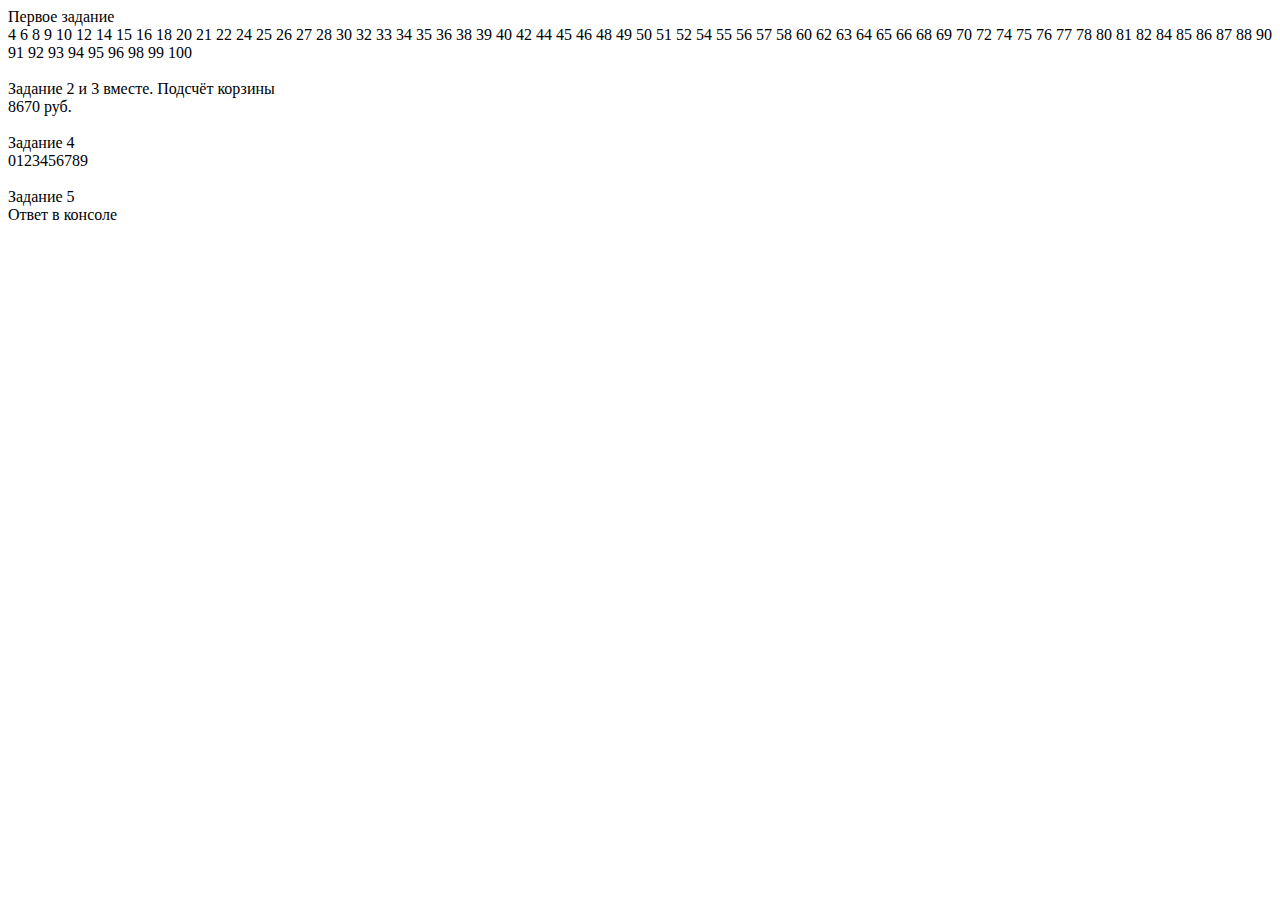
<file: lesson3/index.html>
<!DOCTYPE html>
<html lang="en">

<head>
    <meta charset="UTF-8">
    <meta name="viewport" content="width=device-width, initial-scale=1.0">
    <title>Урок №3</title>
</head>

<body>
    <!-- Задание 1 -->
    <script>
        document.write("Первое задание<br>");
        let i = 1;
        while (i <= 100) {
            let j = 2;
            while (j <= 100) {
                if (i % j == 0 && i != j) {
                    document.write(i + ' ');
                    break;
                }
                j++;
            }
            i++;
        }
    </script>

    <!-- Задание 2 и 3 вместе. Подсчёт корзины -->
    <script>
        document.write("<br><br>Задание 2 и 3 вместе. Подсчёт корзины<br>");
        let products = [[5, 255], [2, 318], [5, 481], [4, 958], [9, 58]]; // 1 значение - кол-во, 2 значения - цена в руб.

        countBasketPrice(products);

        function countBasketPrice(products) {
            var sum = 0;
            products.forEach(val => {
                sum += val[0] * val[1];
            });
            document.write(sum + ' руб.');
        }
    </script>

    <!-- Задание 4 -->
    <script>
        document.write("<br><br>Задание 4<br>");
        let numbers = 0;

        for (numbers; numbers <= 9; document.write(numbers++)) { }
    </script>

    <!-- Задание 5 -->
    <script>
        document.write("<br><br>Задание 5<br>Ответ в консоле");

        let string = 'x';
        for (let i = 1; i <= 20; i++) {
            console.log(string);
            string += 'x';
        }
    </script>

</body>

</html>
</file>
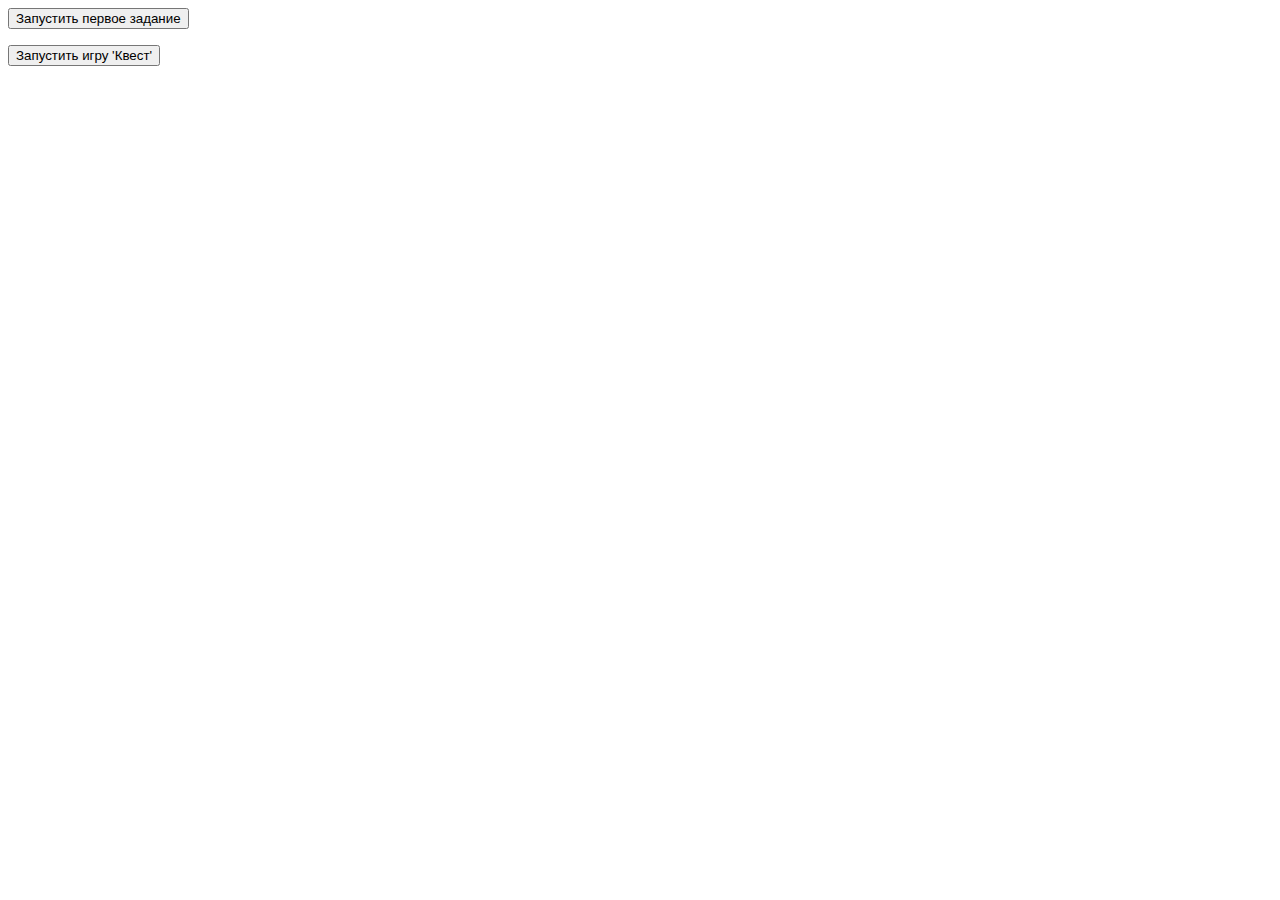
<file: lesson4/index.html>
<!-- 1. Написать функцию, преобразующую число в объект. Передавая на вход число от 0 до 999, мы должны получить на выходе
объект, в котором в соответствующих свойствах описаны единицы, десятки и сотни. Например, для числа 245 мы должны
получить следующий объект: {‘единицы’: 5, ‘десятки’: 4, ‘сотни’: 2}. Если число превышает 999, необходимо выдать
соответствующее сообщение с помощью console.log и вернуть пустой объект.
2. Для игры, реализованной на уроке, добавить возможность вывода хода номер n (номер задается пользователем)
3. *На базе игры, созданной на уроке, реализовать игру «Кто хочет стать миллионером?» -->

<!DOCTYPE html>
<html lang="en">

<head>
    <meta charset="UTF-8">
    <meta name="viewport" content="width=device-width, initial-scale=1.0">
    <title>Урок №4</title>
</head>

<body>
    <!-- задание №1 -->
    <input type="button" value="Запустить первое задание" onclick="task_1()">
    <p id="task_1"></p>

    <script>
        function task_1() {
            var number = Math.round(+prompt('Введите число от 0 до 999'));
            numberToString(number);
        }

        function numberToString(number) {
            if (number < 0 || number > 999 || isNaN(number)) return document.getElementById('task_1').innerHTML = ('<span style="color:darkred">Введите число от 0 до 999</span>');

            number = String(number);
            let string = {};

            if (number > 99)
                string = {
                    "Еденицы": number.substr(2, 1),
                    "Десятки": number.substr(1, 1),
                    "Сотни": number.substr(0, 1)
                }
            else if (number > 9)
                string = {
                    "Еденицы": number.substr(1, 1),
                    "Десятки": number.substr(0, 1),
                    "Сотни": 0
                }
            else
                string = {
                    "Еденицы": number.substr(0, 1),
                    "Десятки": 0,
                    "Сотни": 0
                }

            return document.getElementById('task_1').innerHTML = (`Вы ввели: ${number} | Еденицы: ${string.Еденицы} | Десятки: ${string.Десятки} | Сотни: ${string.Сотни}`);
        }
    </script>

    <!-- Задание №2 -->
    <!-- Отображение текущего хода реализовано в задание №3. Идентичная система, поэтому решил пропустить этот момент -->

    <!-- задание №3 -->
    <script src="./whoIsAMillioner.js"></script>
    <input type="button" value="Запустить игру 'Квест'" onclick="startGame()">
</body>

</html>
</file>
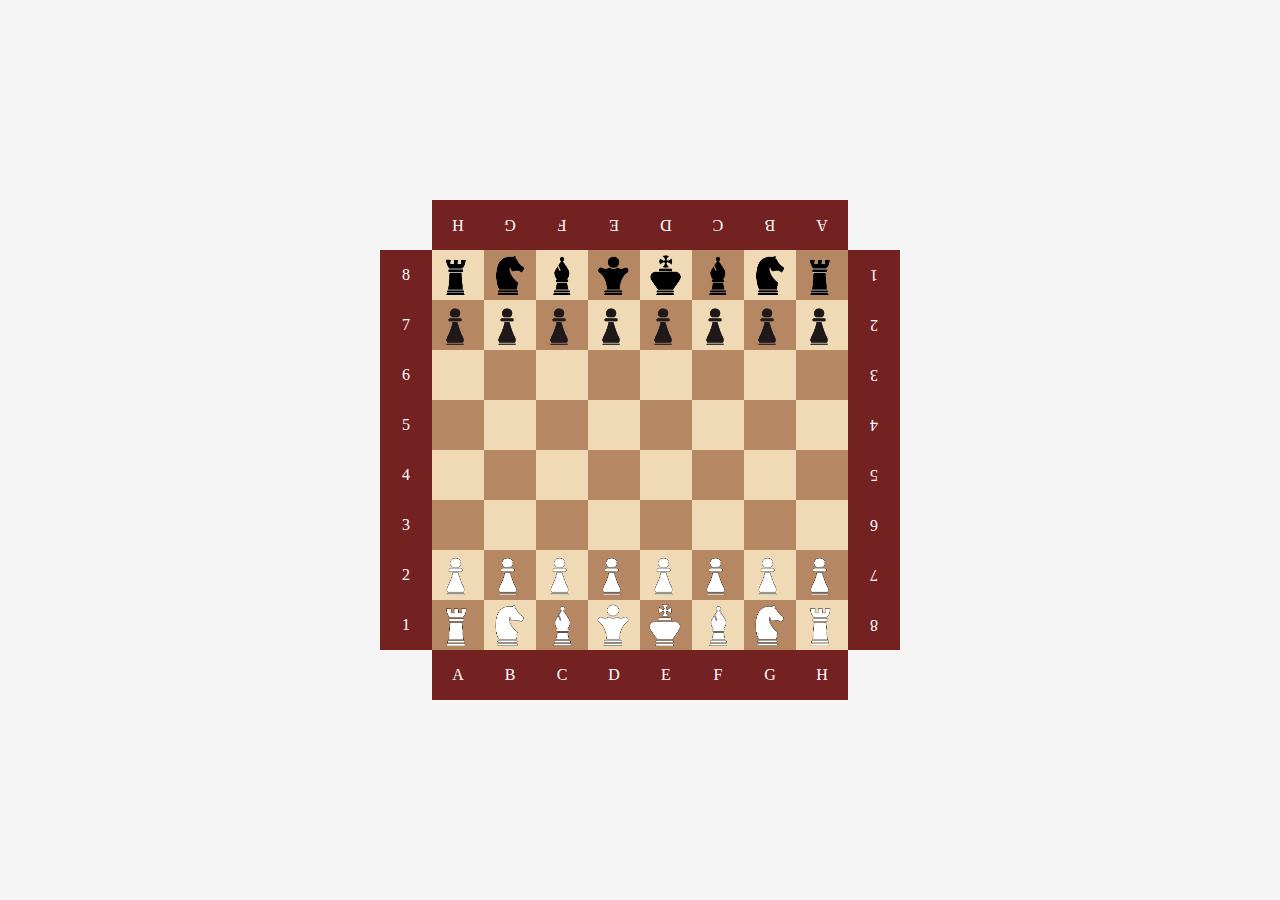
<file: lesson5/index.html>
<body>
</body>

<style>
    body {
        display: flex;
        align-items: center;
        justify-content: center;
        background-color: whitesmoke;
    }

    table {
        border-spacing: 0;
    }

    tr,
    td {
        width: 50px;
        height: 50px;
        text-align: center;
        color: white;
    }

    .black {
        background-color: #B58763;
    }

    .white {
        background-color: #F0DAB5;
    }

    .number,
    .symbol {
        background-color: #732121;
        align-items: center;
    }
</style>

<script>
    var number = [8, 7, 6, 5, 4, 3, 2, 1];
    var numberReverse = [1, 2, 3, 4, 5, 6, 7, 8];
    var symbol = ['A', 'B', 'C', 'D', 'E', 'F', 'G', 'H'];
    var symbolReverse = ['H', 'G', 'F', 'E', 'D', 'C', 'B', 'A'];
    var figures = ['ладья', 'конь', 'ферзь', 'король', 'королева', 'ферзь', 'конь', 'ладья', 'пешка', 'пешка', 'пешка', 'пешка', 'пешка', 'пешка', 'пешка', 'пешка'];

    var table = document.createElement("table");
    for (var i = 1; i < 11; i++) {
        var tr = document.createElement('tr');
        for (var j = 1; j < 11; j++) {
            var td = document.createElement('td');

            if ((i != 1 && i != 10) || (j != 1 && j != 10)) { // убираю боковые квадраты
                if (j != 1 && j != 10 && i != 1 && i != 10) {
                    if (i == 2) { td.style.backgroundImage = "url('images/black/" + figures[j - 2] + ".png')"; td.style.backgroundSize = '50px'; }
                    if (i == 3) { td.style.backgroundImage = "url('images/black/" + figures[j + 6] + ".png')"; td.style.backgroundSize = '50px'; }

                    if (i == 9) { td.style.backgroundImage = "url('images/white/" + figures[j - 2] + ".png')"; td.style.backgroundSize = '50px'; }
                    if (i == 8) { td.style.backgroundImage = "url('images/white/" + figures[j + 6] + ".png')"; td.style.backgroundSize = '50px'; }

                    if (i % 2 == j % 2) {
                        td.className = "white";
                    } else {
                        td.className = "black";
                    }
                } else {
                    if (j == 1) {
                        td.className = "number";
                        td.innerHTML = number[i - 2];
                    } else if (i == 10) {
                        td.className = "symbol";
                        td.innerHTML = symbol[j - 2];
                    }

                    if (j == 10) {
                        td.style.transform = "rotate(0.5turn)";
                        td.className = "number";
                        td.innerHTML = numberReverse[i - 2];
                    } else if (i == 1) {
                        td.style.transform = "rotate(0.5turn)";
                        td.className = "symbol";
                        td.innerHTML = symbolReverse[j - 2];
                    }
                }
            }

            tr.appendChild(td);
        }
        table.appendChild(tr);
    }
    document.body.appendChild(table);
</script>
</file>
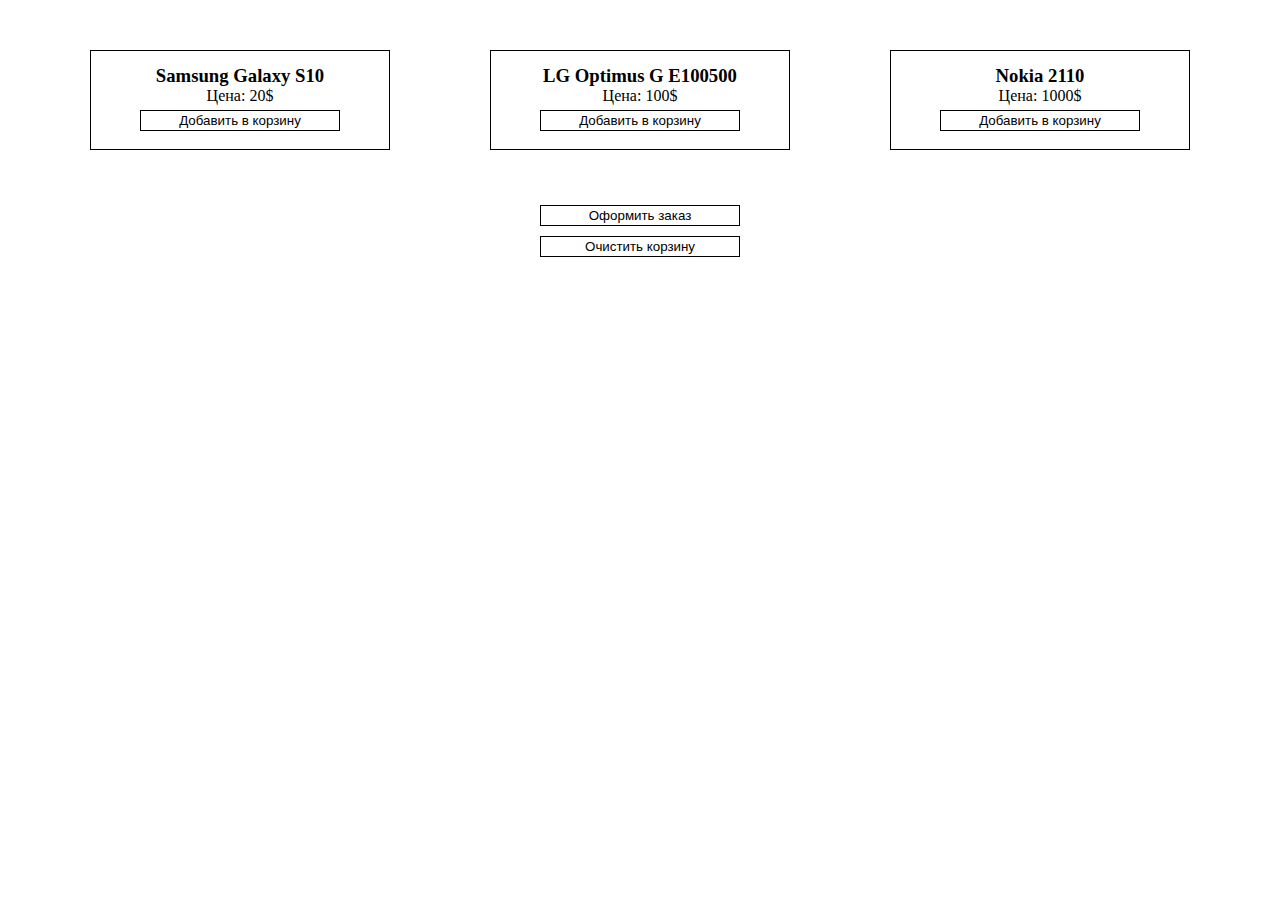
<file: lesson6/shop.html>
<!DOCTYPE html>
<html lang="en">

<head>
    <meta charset="UTF-8">
    <meta http-equiv="X-UA-Compatible" content="IE=edge">
    <meta name="viewport" content="width=device-width, initial-scale=1.0">
    <title>Shop</title>
</head>

<style>
    * {
        box-sizing: border-box;
        padding: 0;
        margin: 0;
    }

    .item_box {
        border: 1px solid black;
        width: 300px;
        height: 100px;
        padding: 10px;
        display: flex;
        align-items: center;
        justify-content: center;
        flex-flow: column;
        margin: 50px;
    }

    .products {
        display: flex;
        margin: 0 auto;
    }

    .catalog {
        display: flex;
        align-items: center;
        justify-content: center;
        flex-flow: column;
    }

    button {
        background: none;
        border: 1px solid black;
        padding: 2px;
        width: 200px;
        margin: 5px;
    }
</style>

<body>
    <div class="catalog">
        <div class="products">
            <div class="item_box">
                <h3 class="item_title">Samsung Galaxy S10</h3>
                <p>Цена: <span class="item_price">20</span>$</p>
                <button class="add_item" data-id="1">Добавить в корзину</button>
            </div>
            <div class="item_box">
                <h3 class="item_title">LG Optimus G E100500</h3>
                <p>Цена: <span class="item_price">100</span>$</p>
                <button class="add_item" data-id="2">Добавить в корзину</button>
            </div>
            <div class="item_box">
                <h3 class="item_title">Nokia 2110</h3>
                <p>Цена: <span class="item_price">1000</span>$</p>
                <button class="add_item" data-id="3">Добавить в корзину</button>
            </div>
        </div>
        <button id="checkout">Оформить заказ</button>
        <button id="clear_cart">Очистить корзину</button>
        <div id="cart_content"></div>
    </div>
</body>

<script>
    var d = document;
    var itemBox = d.querySelectorAll('.item_box');
    var cartCont = d.getElementById('cart_content');

    function addEvent(elem, type, handler) {
        if (elem.addEventListener) {
            elem.addEventListener(type, handler, false);
        } else {
            elem.attachEvent('on' + type, function () { handler.call(elem); });
        }
        return false;
    }

    function getCartData() {
        return JSON.parse(localStorage.getItem('cart'));
    }

    function setCartData(o) {
        localStorage.setItem('cart', JSON.stringify(o));
        return false;
    }

    function addToCart(e) {
        this.disabled = true;
        var cartData = getCartData() || {},
            parentBox = this.parentNode,
            itemId = this.getAttribute('data-id'),
            itemTitle = parentBox.querySelector('.item_title').innerHTML,
            itemPrice = parentBox.querySelector('.item_price').innerHTML;
        if (cartData.hasOwnProperty(itemId)) {
            cartData[itemId][2] += 1;
        } else {
            cartData[itemId] = [itemTitle, itemPrice, 1];
        }
        if (!setCartData(cartData)) {
            this.disabled = false;
        }
        return false;
    }

    for (var i = 0; i < itemBox.length; i++) {
        addEvent(itemBox[i].querySelector('.add_item'), 'click', addToCart);
    }

    function openCart(e) {
        var cartData = getCartData(),
            totalItems = '';

        if (cartData !== null) {
            totalItems = '<table class="shopping_list"><tr><th>Наименование</th><th>Цена</th><th>Кол-во</th></tr>';
            for (var items in cartData) {
                totalItems += '<tr>';
                for (var i = 0; i < cartData[items].length; i++) {
                    totalItems += '<td>' + cartData[items][i] + '</td>';
                }
                totalItems += '</tr>';
            }
            totalItems += '</table>';
            cartCont.innerHTML = totalItems;
        } else {
            cartCont.innerHTML = 'В корзине пусто!';
        }
        return false;
    }

    addEvent(d.getElementById('checkout'), 'click', openCart);

    addEvent(d.getElementById('clear_cart'), 'click', function (e) {
        localStorage.removeItem('cart');
        cartCont.innerHTML = 'Корзина очишена';
    });

</script>

</html>
</file>
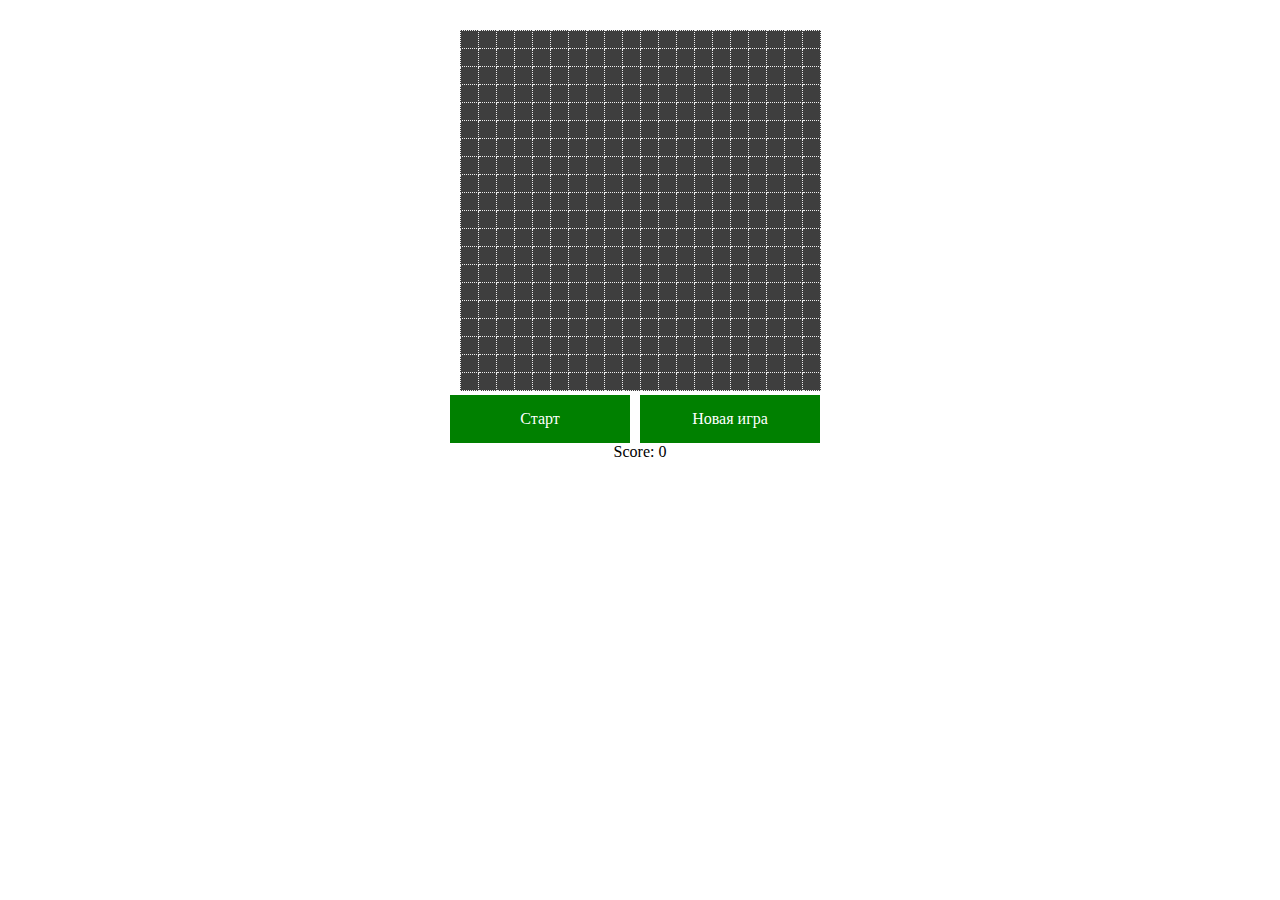
<file: lesson7/lesson7.html>
<!DOCTYPE html>
<html lang="en">

<head>
    <meta charset="UTF-8">
    <title>Snake</title>
    <link rel="stylesheet" href="lesson7.css">
    <script src="lesson7.js"></script>
</head>

<body>
    <div class="wrap">
        <div id="snake-field"></div>
        <div class="buttons">
            <div id="snake-start">Старт</div>
            <div id="snake-renew">Новая игра</div>
            <p id="score">Score: 0</p>
        </div>
    </div>
</body>

</html>
</file>
<file: lesson7/lesson7.css>
#snake-field{
    display: inline-block;
}
#snake-renew,#snake-start{
    width: 150px;
    padding: 15px;
    color: white;
    background-color: green;
    text-align: center;
    cursor: pointer;
    float: left;
    margin-right: 10px;
}
.game-table{
    border-collapse: collapse;
    background-color: #3e3e3e;
}
td.game-table-cell{
    width: 15px;
    height: 15px;
    border: 1px dotted #eee;
}
.snake-unit{
    background-color: white;
}
.food-unit{
    background-color: red;
}
.danger-unit {
    background-color: black;
}
.buttons{
    display: inline-block;
}
.wrap{
    margin: 30px auto 0;
    text-align: center;
}
</file>
